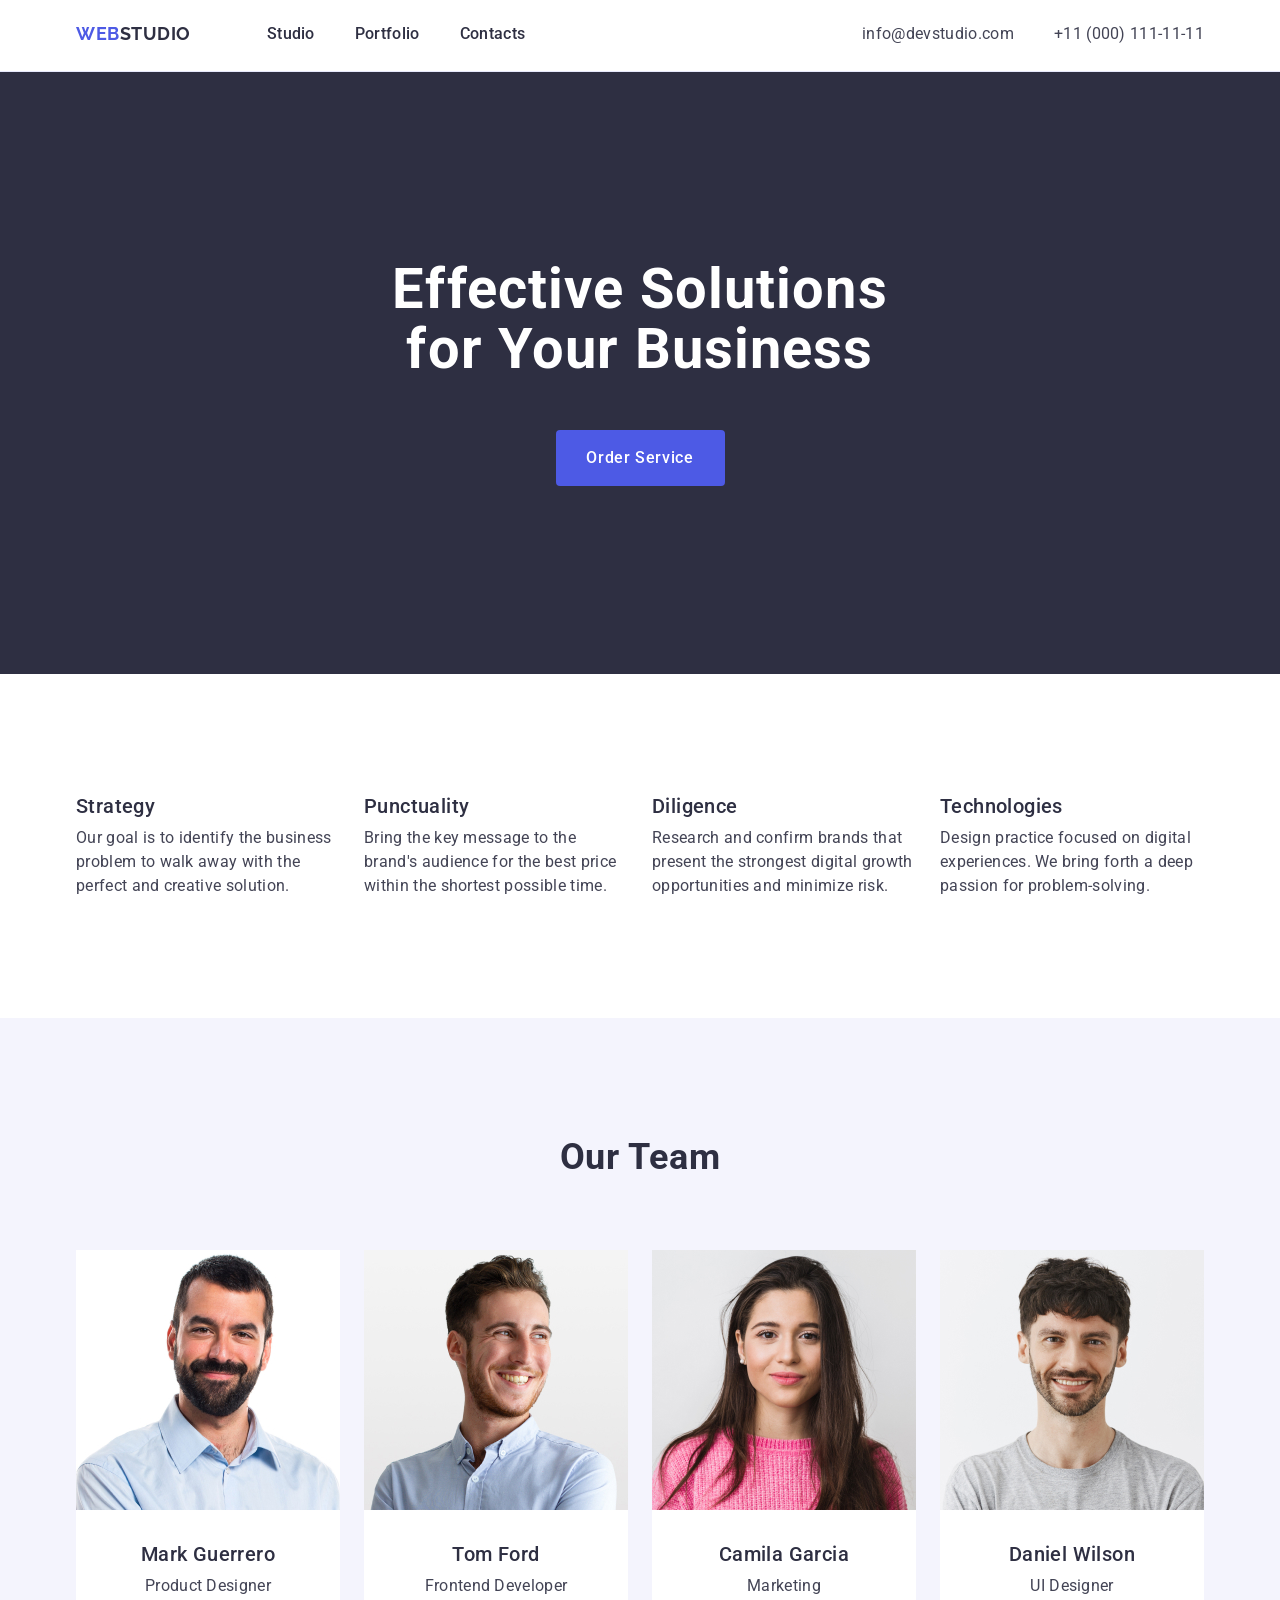
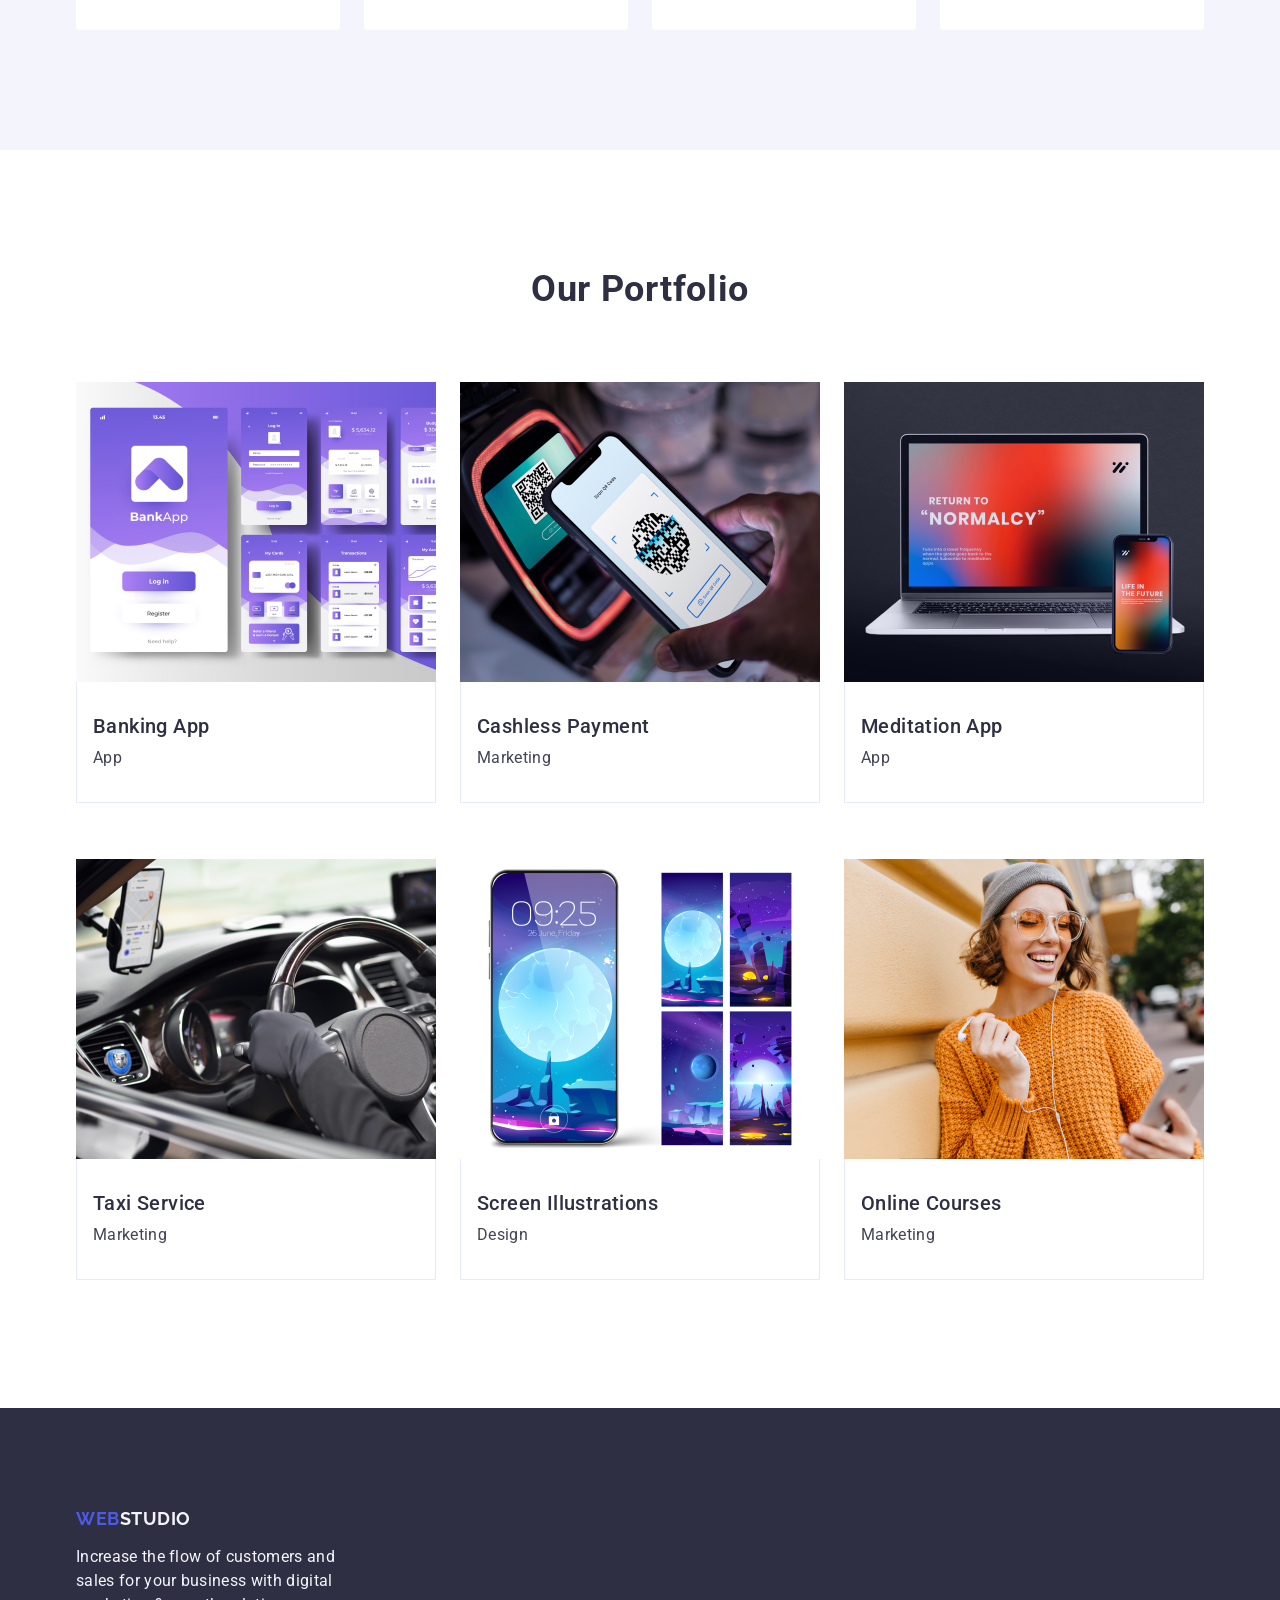
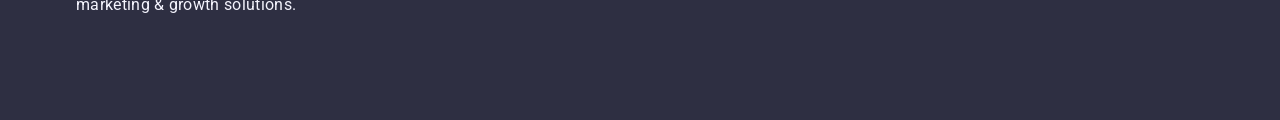
<file: index.html>
<!DOCTYPE html>
<html lang="en">
<head>
    <meta charset="UTF-8">
    <meta name="viewport" content="width=device-width, initial-scale=1.0">
    <title>WebStudio</title>
    <link rel="preconnect" href="https://fonts.googleapis.com">
    <link rel="preconnect" href="https://fonts.gstatic.com" crossorigin>
    <link href="https://fonts.googleapis.com/css2?family=Raleway:ital,wght@0,700;1,700&family=Roboto:ital,wght@0,400;0,500;0,700;1,700&display=swap" rel="stylesheet">    <link rel="stylesheet" href="https://cdn.jsdelivr.net/npm/modern-normalize@3.0.1/modern-normalize.min.css">
    <link rel="stylesheet" href="./css/styles.css">
</head>
<body>
    <header class="header">
        <div class="container header-container">
            <nav class="navigation">
                <a href="./index.html" class="navigation-logo">Web<span class="navigation-logo-accent">Studio</span></a>
                <ul class="navigation-list">
                    <li><a href="./index.html" class="navigation-link">Studio</a></li>
                    <li><a href="" class="navigation-link">Portfolio</a></li>
                    <li><a href="" class="navigation-link">Contacts</a></li>
                </ul>
            </nav>
            <address class="address">
                <ul class="address-list">
                    <li><a href="mailto:info@devstudio.com" class="address-link">info@devstudio.com</a></li>
                    <li><a href="tel:+110001111111" class="address-link">+11 (000) 111-11-11</a></li>
                </ul>
            </address>
        </div>
    </header>
    <main>
        <section class="banner">
            <div class="container banner-container">
                <h1 class="banner-header">
                    Effective Solutions<br/>
                    for Your Business
                </h1>
                <button type="button" class="banner-button">Order Service</button>    
            </div>
        </section>
        <section class="goals">
            <div class="container section-container">
                <h2 class="visually-hidden">Goals</h2>
                <ul class="goals-list">
                    <li class="goals-item">
                        <h3 class="goals-list-header">
                            Strategy 
                        </h3>
                        <p class="goals-list-text">Our goal is to identify the business
                        problem to walk away with the perfect and creative solution. </p>
                    </li>
                    <li class="goals-item">
                        <h3 class="goals-list-header">
                            Punctuality
                        </h3>
                        <p class="goals-list-text">Bring the key message to the brand's audience for the best price within the shortest possible time.</p>
                    </li>
                    <li class="goals-item">
                        <h3 class="goals-list-header">
                            Diligence
                        </h3>
                        <p class="goals-list-text">Research and confirm brands that present the strongest digital growth opportunities and minimize risk.</p>
                    </li>
                    <li class="goals-item">
                        <h3 class="goals-list-header">
                            Technologies 
                        </h3>
                        <p class="goals-list-text">Design practice focused on digital experiences. We bring forth a deep passion for problem-solving.</p>
                    </li>
                </ul>
            </div>
        </section>
        <section class="team ">
            <div class="container section-container">
                <h2 class="team-header">Our Team</h2>
                <ul class="team-list">
                    <li class="team-list-item">
                        <img class="team-list-image" src="./images/mark_guerrero.jpg" alt="man with dark hair" width="264"/>
                        <div class="team-description">
                            <h3 class="team-list-header">Mark Guerrero</h3>
                            <p class="team-list-text">Product Designer</p>
                        </div>
                    </li>
                    <li class="team-list-item">
                        <img class="team-list-image" src="./images/tom_ford.jpg" alt="lady with dark hair" width="264"/>
                        <div class="team-description">
                            <h3 class="team-list-header">Tom Ford</h3>
                            <p class="team-list-text">Frontend Developer</p>
                        </div>
                    </li>
                    <li class="team-list-item">
                        <img class="team-list-image" src="./images/camila_garcia.jpg" alt="man with blond hair" width="264"/>
                        <div class="team-description">
                            <h3 class="team-list-header">Camila Garcia</h3>
                            <p class="team-list-text">Marketing</p>
                        </div>
                    </li>
                    <li class="team-list-item">
                        <img class="team-list-image" src="./images/daniel_wilson.jpg" alt="man with dark hair" width="264"/>
                        <div class="team-description">
                            <h3 class="team-list-header">Daniel Wilson</h3>
                            <p class="team-list-text">UI Designer</p>
                        </div>
                    </li>
                </ul>
            </div>
        </section>
        <section class="portfolio">
            <div class="container section-container">
            <h2 class="portfolio-header">Our Portfolio</h2>
            <ul class="portfolio-list">
                <li class="portfolio-list-item">
                    <img class="portfolio-list-image" src="./images/banking_app.jpg" alt="app" width="360"/>
                    <div class="portfolio-item-description">
                        <h3 class="portfolio-list-header">Banking App</h3>
                        <p class="portfolio-list-text">App</p>
                </div>
                </li>
                <li class="portfolio-list-item">
                    <img class="portfolio-list-image" src="./images/cashless_payment.jpg" alt="payment by phone" width="360"/>
                    <div class="portfolio-item-description">
                        <h3  class="portfolio-list-header">Cashless Payment</h3>
                        <p class="portfolio-list-text">Marketing</p>
                </div>
                </li>
                <li class="portfolio-list-item">
                    <img class="portfolio-list-image" src="./images/meditation_app.jpg" alt="laptop" width="360"/>
                    <div class="portfolio-item-description">
                        <h3 class="portfolio-list-header">Meditation App</h3>
                        <p class="portfolio-list-text">App</p>
                </div>
                </li>
                <li class="portfolio-list-item">
                    <img class="portfolio-list-image" src="./images/taxi_service.jpg" alt="car" width="360"/>
                    <div class="portfolio-item-description">
                        <h3 class="portfolio-list-header">Taxi Service</h3>
                        <p class="portfolio-list-text">Marketing</p>
                </div>
                </li>
                <li class="portfolio-list-item">
                    <img class="portfolio-list-image" src="./images/screen_illustrations.jpg" alt="phone" width="360"/>
                    <div class="portfolio-item-description">
                        <h3 class="portfolio-list-header">Screen Illustrations</h3>
                        <p class="portfolio-list-text">Design</p>
                </div>
                </li>
                <li class="portfolio-list-item">
                    <img class="portfolio-list-image" src="./images/online_courses.jpg" alt="woman" width="360"/>
                    <div class="portfolio-item-description">
                        <h3 class="portfolio-list-header">Online Courses</h3>
                        <p class="portfolio-list-text">Marketing</p>
                </div>
                </li>
            </ul>
        </div>
        </section>
    </main>
    <footer class="footer">
        <div class="container footer-container">
            <a class="footer-logo" href="./index.html">Web<span class="footer-logo-accent">Studio</span></a>
            <p class="footer-text">Increase the flow of customers and sales for your business with digital marketing & growth solutions.</p>
        </div>
    </footer>
</body>
</html>
</file>
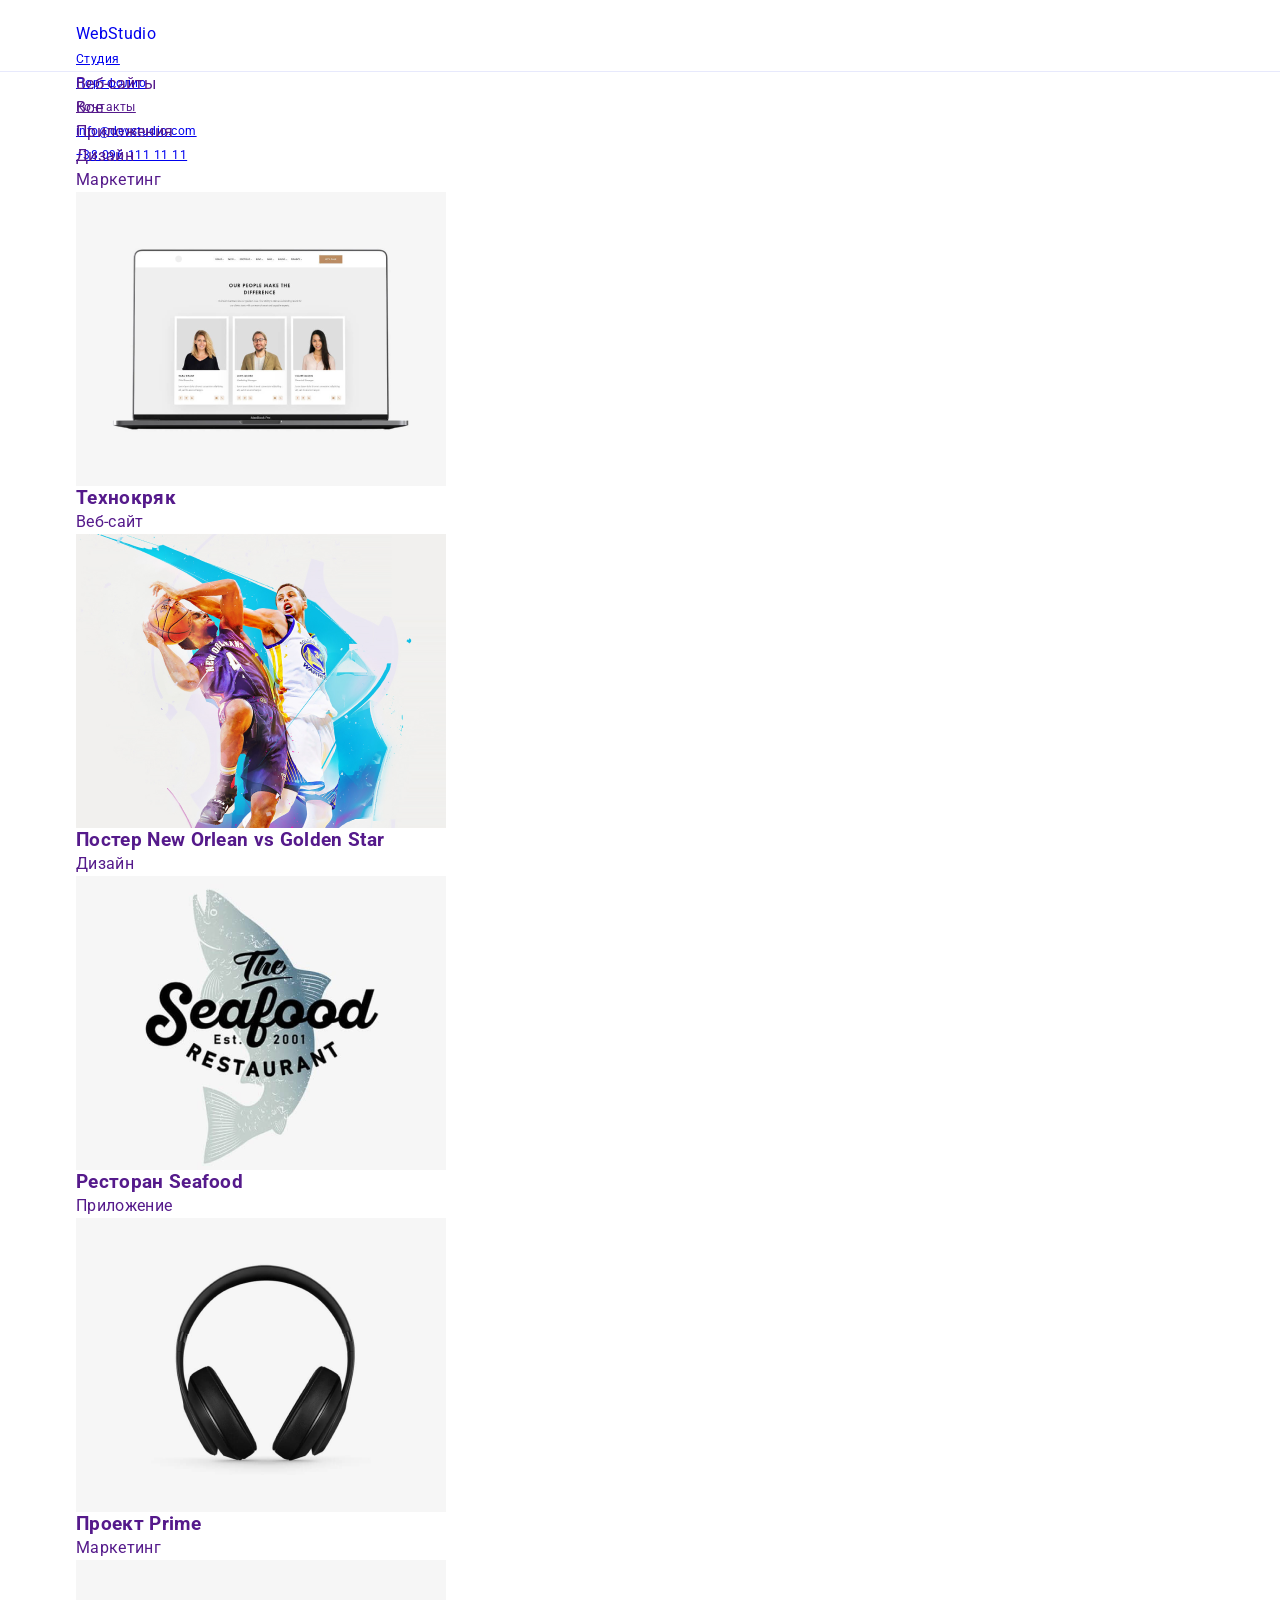
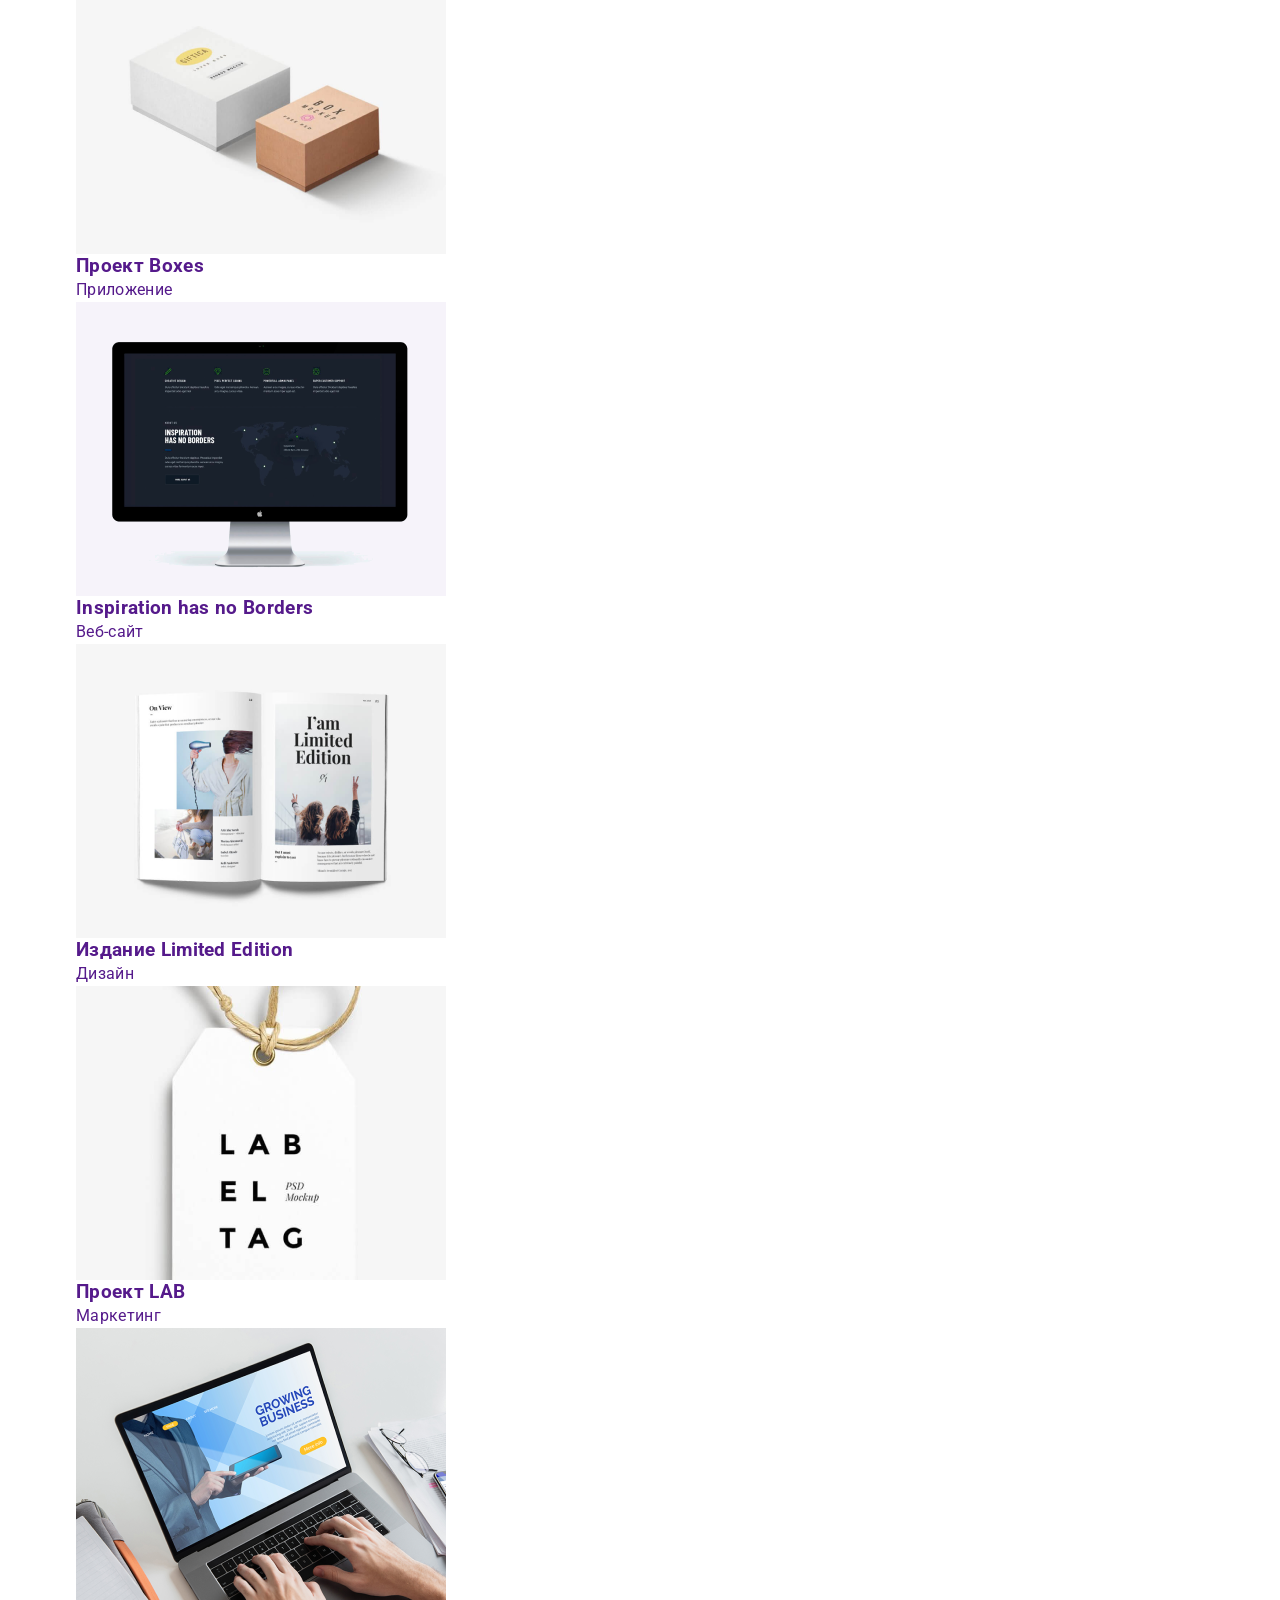
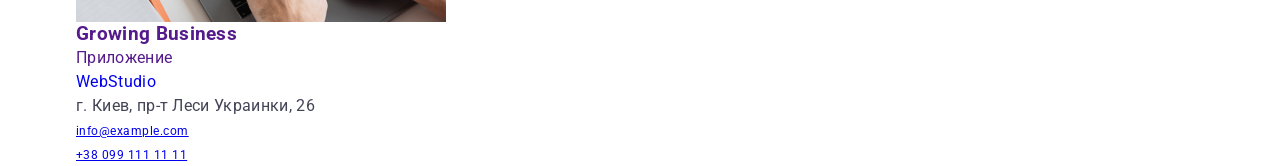
<file: portfolio.html>
<!DOCTYPE html>
<html lang="ru">
  <head>
    <meta charset="UTF-8" />
    <meta name="viewport" content="width=device-width, initial-scale=1.0" />
    <title>Document</title>
    <link
      rel="stylesheet"
      href="https://cdnjs.cloudflare.com/ajax/libs/modern-normalize/0.7.0/modern-normalize.min.css"
    />
    <link
      href="https://fonts.googleapis.com/css2?family=Raleway:wght@700&family=Roboto:wght@400;500;700&display=swap"
      rel="stylesheet"
    />
    <link rel="stylesheet" href="./css/styles.css" />
  </head>
  <body>
    <header class="header">
      <div class="container page-header">
        <nav class="site-nav">
          <a class="logo" href="./index.html">
            Web<span class="light">Studio</span>
          </a>
          <ul class="nav-list">
            <li class="item"><a href="./index.html" class="link">Студия</a></li>
            <li class="item">
              <a href="./portfolio.html" class="link current">Портфолио</a>
            </li>
            <li class="item"><a href="" class="link">Контакты</a></li>
          </ul>
		</nav>
          <ul class="site-contact">
            <li class="item">
              <a href="mailto:info@devstudio.com" class="link"
                >info@devstudio.com</a
              >
            </li>
            <li class="item">
              <a href="tel:+380961111111" class="link">+38 096 111 11 11</a>
            </li>
          </ul>
        
      </div>
	  
    </header>
    <main>
      <section class="section">
        <div class="container">
          <ul class="filter">
            <li class="item"><a class="button" href="">Веб-сайты</a></li>
            <li class="item"><a class="button" href="">Все</a></li>
            <li class="item"><a class="button" href="">Приложения</a></li>
            <li class="item"><a class="button" href="">Дизайн</a></li>
            <li class="item"><a class="button" href="">Маркетинг</a></li>
          </ul>
          <section>
            <ul class="works">
              <li class="item">
                <a href=""
                  ><img
                    src="./images/Технокряк.png"
                    width="370px"
                    alt="Лап-топ"
                  />
                  <h3 class="section-title">Технокряк</h3>
                  <p>Веб-сайт</p></a
                >
              </li>
              <li class="item">
                <a href=""
                  ><img
                    src="./images/Постер.png"
                    width="370px"
                    alt="Баскетболисты"
                  />
                  <h3 class="section-title">
                    Постер New Orlean vs Golden Star
                  </h3>
                  <p>Дизайн</p></a
                >
              </li>
              <li class="item">
                <a href=""
                  ><img
                    src="./images/ресторан.png"
                    width="370px"
                    alt="Логотип ресторана"
                  />
                  <h3 class="section-title">Ресторан Seafood</h3>
                  <p>Приложение</p></a
                >
              </li>
              <li class="item">
                <a href=""
                  ><img
                    src="./images/проект.png"
                    width="370px"
                    alt="Наушники"
                  />
                  <h3 class="section-title">Проект Prime</h3>
                  <p>Маркетинг</p></a
                >
              </li>
              <li class="item">
                <a href=""
                  ><img
                    src="./images/проект-коробки.png"
                    width="370px"
                    alt="Коробка"
                  />
                  <h3 class="section-title">Проект Boxes</h3>
                  <p>Приложение</p></a
                >
              </li>
              <li class="item">
                <a href=""
                  ><img
                    src="./images/нет-границ.png"
                    width="370px"
                    alt="Монитор"
                  />
                  <h3 class="section-title">Inspiration has no Borders</h3>
                  <p>Веб-сайт</p></a
                >
              </li>
              <li class="item">
                <a href=""
                  ><img src="./images/издание.png" width="370px" alt="Журнал" />
                  <h3 class="section-title">Издание Limited Edition</h3>
                  <p>Дизайн</p></a
                >
              </li>
              <li class="item">
                <a href=""
                  ><img
                    src="./images/проект-лаб.png"
                    width="370px"
                    alt="Бирка"
                  />
                  <h3 class="section-title">Проект LAB</h3>
                  <p>Маркетинг</p></a
                >
              </li>
              <li class="item">
                <a href=""
                  ><img
                    src="./images/бизнес.png"
                    width="370px"
                    alt="Работа за компьютерим"
                  />
                  <h3 class="section-title">Growing Business</h3>
                  <p>Приложение</p></a
                >
              </li>
            </ul>
          </section>
        </div>
      </section>
    </main>
    <footer>
      <div class="container page-footer">
        <a href="./index.html" class="logo">
          Web<span class="dark">Studio</span>
        </a>

        <address class="address">
          г. Киев, пр-т Леси Украинки, 26 <br />
          <a href="mailto:info@example.com" class="link">info@example.com</a>
          <br />
          <a href="tel:+380991111111" class="link">+38 099 111 11 11</a>
        </address>
      </div>
    </footer>
  </body>
</html>
</file>
<file: css/styles.css>
body {
    font-family: "Roboto", sans-serif;
    font-weight: 400;
    font-size: 16px;
    line-height: 24px;
    letter-spacing: 0.02em;
    color: #434455;
    background-color: #FFFFFF;
}

h1, h2, h3, h4, h5, h6, p {
	margin-top: 0;
	margin-bottom: 0;
}

ul, ol {
	margin-top: 0;
	margin-bottom: 0;
	padding-left: 0;
}

a {
    text-decoration: none;
}
    
ul {
    list-style: none;
}
    
h2 {
    font-family: Roboto;
    font-weight: 700;
    font-size: 36px;
    letter-spacing: 0.02em;
}

img {
    display: block
}

.link {
    font-family: Roboto;
    font-weight: Regular;
    font-size: 12px;
    line-height: 16px;
    letter-spacing: 0.04em;
    text-decoration: underline;
}


/* h3 {
    font-family: Roboto;
    font-weight: 500;
    font-size: 20px;
    letter-spacing: 0.02em;
} */


/* Container */
.container {
    width: 1158px;
    margin: 0 auto;
    /* display: flex; */
    padding: 0 15px 0 15px;
}

.section-container {
    display: block;
}

address {
    font-style: normal;
}

.address-list {
    display: flex;
    gap: 40px;
}

.header {
    justify-content: space-between;
    align-items: center;
    height: 72px;
    border-bottom: 1px solid #e7e9fc;
    padding-top: 22px;
}

.header-container {
    display: flex;
    justify-content: space-between;
}

.navigation {
    display: flex;
    justify-content: space-between;
    align-items: center;
}

.navigation-list {
    display: flex;
    gap: 40px;
}

.navigation-logo {
    font-family: "Raleway", sans-serif;
    font-weight: 700;
    font-size: 18px;
    line-height: 1.17;
    letter-spacing: 0.03em;
    text-transform: uppercase;
    color: #4d5ae5;
    align-self: center;
    margin-right: 76px;
}

.navigation-logo-accent {
    color: #2e2f42;
}

/* .body-medium {
    font-family: Roboto;
    font-weight: Medium;
    font-size: 16px;
    line-height: 24px;
    letter-spacing: 0.02em;
} */


.navigation-link {
    font-family: Roboto;
    font-weight: 500 ;
    font-size: 16px;
    line-height: 24px;
    letter-spacing: 0.02em;
    color: #2E2F42;
    padding: 24px 0;
}

.navigation-link:hover,
.navigation-link:focus {
    color:#404bbf;
}

/* .navigation-link-studio:active {
    text-decoration: underline;
} */

.address-link {
    font-family: Roboto;
    font-weight: Regular;
    font-size: 16px;
    font-style: normal;
    line-height: 24px;
    letter-spacing: 0.02em;
    color: #434455;
}

.address-link:hover,
.address-link:focus {
    color: #404bbf;
}

.address-list {
    display: flex;
    gap: 40px
}

.banner {
    background-color:  #2e2f42;
    padding: 188px 0;
}

.banner-container {
    display: flex;
    flex-direction: column;
    align-items: center;
}

.banner-header {
    font-family: Roboto;
    font-weight: 700;
    font-size: 56px;
    letter-spacing: 0.02em;
    line-height: 1.07;
    text-align: center;
    color: #ffffff;
    max-width: 496px;
}

.banner-button {
    font-family: "Roboto", sans-serif;
    font-weight: 500;
    font-size: 16px;
    line-height: 24px;
    letter-spacing: 0.04em;
    background-color: #4D5AE5;
    cursor: pointer;
    color: #ffffff;
    margin-top: 50px;    
    min-width: 169px;
    border: none;
    border-radius: 4px; 
    height: 56px;
}

.banner-button:hover,
.banner-button:focus {
    background-color: #404BBF;
}

.goals {
    padding: 120px 0;
}


.visually-hidden {
    position: absolute;
    width: 1px;
    height: 1px;
    margin: -1px;
    border: 0;
    padding: 0;
    white-space: nowrap;
    clip-path: inset(100%);
    clip: rect(0 0 0 0);
    overflow: hidden;
  }

.goals-list {
    display: flex;
    gap: 24px;
}

.goals-item {
    width: calc((100% - 72px) / 4);
}

.goals-list-header {
    font-family: Roboto;
    font-weight: 500;
    font-size: 20px;
    letter-spacing: 0.02em;
    color: #2e2f42;
    padding: 0;
    margin-bottom: 8px;
}

.goals-list-text {
    font-size: 16px;
    line-height: 1.5;
    letter-spacing: 0.02em;
    color: #434455;
    padding: 0;
}

.team {
    background-color: #F4F4FD;
    padding: 120px 0;
}

.team-header {
    font-size: 36px;
    line-height: 1.11;
    text-align: center;
    letter-spacing: 0.02em;
    text-transform: capitalize;
    color: #2e2f42;
    margin-bottom: 72px;
}

.team-list {
    display: flex;
    gap: 24px;
}

.team-description {
    padding: 32px 0;
}

.team-list-item {
    background-color: #FFFFFF;
    width: calc((100% - 72px) / 4);
    border-radius: 0px 0px 4px 4px;
}

.team-list-header {
    font-family: Roboto;
    font-weight: 500;
    font-size: 20px;
    letter-spacing: 0.02em;
    line-height: 1.2;
    color: #2e2f42;
    text-align: center;
    margin-bottom: 8px;
}

.team-list-text {
    font-size: 16px;
    text-align: center;
}

.portfolio {
    padding: 120px 0 120px 0;
}
.portfolio-header {
    font-size: 36px;
    line-height: 1.11;
    text-align: center;
    letter-spacing: 0.02em;
    text-transform: capitalize;
    color: #2e2f42;
    margin-bottom: 72px;
}

.portfolio-list {
    display: flex;
    column-gap: 24px;
    row-gap: 48px;
    flex-wrap: wrap;
}
.portfolio-list-item {
     width: calc((100% - 48px) / 3); 
}

.portfolio-item-description {
    padding: 32px 16px;
    border: 1px solid #e7e9fc;
    border-top: none;
    margin-bottom: 8px;

}
/* .portfolio-list-image {
}
.portfolio-list-text {
}
.portfoli-list-item {
} */
.portfolio-list-header {
    font-weight: 500;
    font-size: 20px;
    line-height: 1.2;
    letter-spacing: 0.02em;
    color: #2e2f42;
    margin-bottom: 8px;
}

.footer {
    background-color:  #2e2f42;
    height: 312px;
    padding: 100px 0;
}

.footer-logo {
    font-family: "Raleway", sans-serif;
    font-weight: 700;
    font-size: 18px;
    line-height: 1.17;
    letter-spacing: 0.03em;
    text-transform: uppercase;
    color:  #4d5ae5;
    margin-bottom: 16px;
    display: inline-block;
}

.footer-logo-accent {
    color: #f4f4fd;
}

.footer-text {
    color: #F4F4FD;
    width: 264px;
}
</file>
